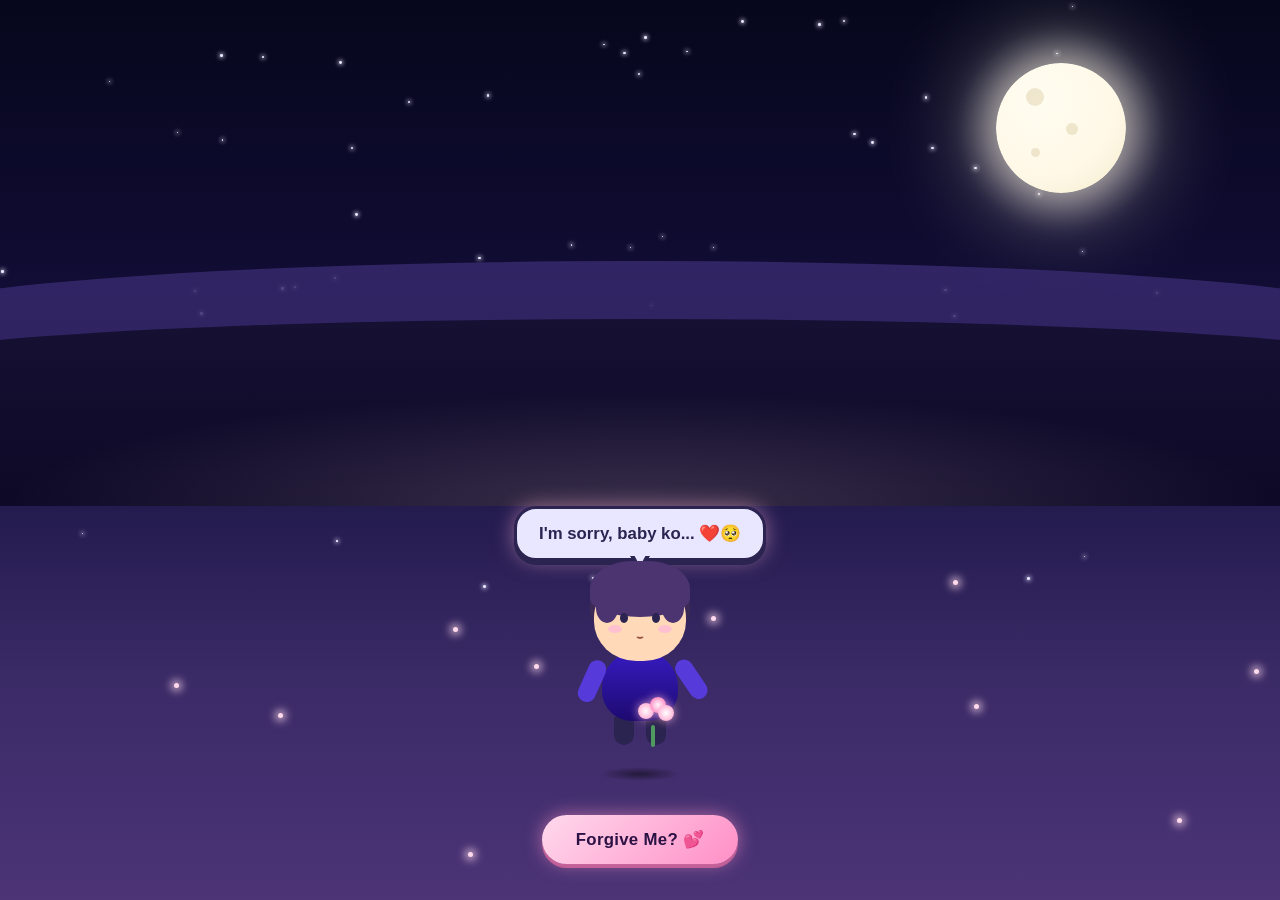
<file: chibi/index.html>
<!DOCTYPE html>
<html lang="en">
<head>
<meta charset="UTF-8">
<meta name="viewport" content="width=device-width, initial-scale=1.0">
<title>Moonlight Love</title>
<link rel="stylesheet" href="style.css">
</head>
<body>

  <!-- Night sky background -->
  <div class="sky">
    <div class="stars" id="stars"></div>

    <div class="moon">
      <div class="moon-glow"></div>
      <div class="moon-craters">
        <span class="crater c1"></span>
        <span class="crater c2"></span>
        <span class="crater c3"></span>
      </div>
    </div>

    <div class="clouds">
      <div class="cloud cloud1"></div>
      <div class="cloud cloud2"></div>
      <div class="cloud cloud3"></div>
    </div>

    <div class="fireflies" id="fireflies"></div>
    <div class="hearts-container" id="heartsContainer"></div>
  </div>

  <!-- Rolling hill / field -->
  <div class="field">
    <div class="hill hill-back"></div>
    <div class="hill hill-front"></div>
    <div class="grass-glow"></div>
  </div>

  <!-- Scene with chibi + speech bubble -->
  <div class="scene">

    <div class="speech-bubble" id="speechBubble">
      <p id="speechText">I'm sorry, baby ko... ❤️🥺</p>
      <div class="bubble-pointer"></div>
    </div>

    <div class="chibi-wrap" id="chibiWrap">
      <div class="sparkle-burst" id="sparkleBurst"></div>

      <div class="chibi">
        <!-- Hair back -->
        <div class="hair-back"></div>

        <!-- Head -->
        <div class="head">
          <div class="blush blush-left"></div>
          <div class="blush blush-right"></div>
          <div class="eye eye-left"></div>
          <div class="eye eye-right"></div>
          <div class="mouth"></div>
          <div class="hair-front"></div>
        </div>

        <!-- Body -->
        <div class="body">
          <div class="arm arm-left"></div>
          <div class="arm arm-right"></div>
        </div>

        <!-- Bouquet / glowing heart held -->
        <div class="bouquet">
          <div class="flower f1"></div>
          <div class="flower f2"></div>
          <div class="flower f3"></div>
          <div class="stem"></div>
        </div>

        <!-- Legs -->
        <div class="legs">
          <div class="leg leg-left"></div>
          <div class="leg leg-right"></div>
        </div>
      </div>

      <div class="chibi-shadow"></div>
    </div>

  </div>

  <!-- Interactive button -->
  <div class="action-area">
    <button id="forgiveBtn" class="forgive-btn">
      <span id="btnText">Forgive Me? 💕</span>
    </button>
  </div>

  <script src="script.js"></script>
</body>
</html>
</file>
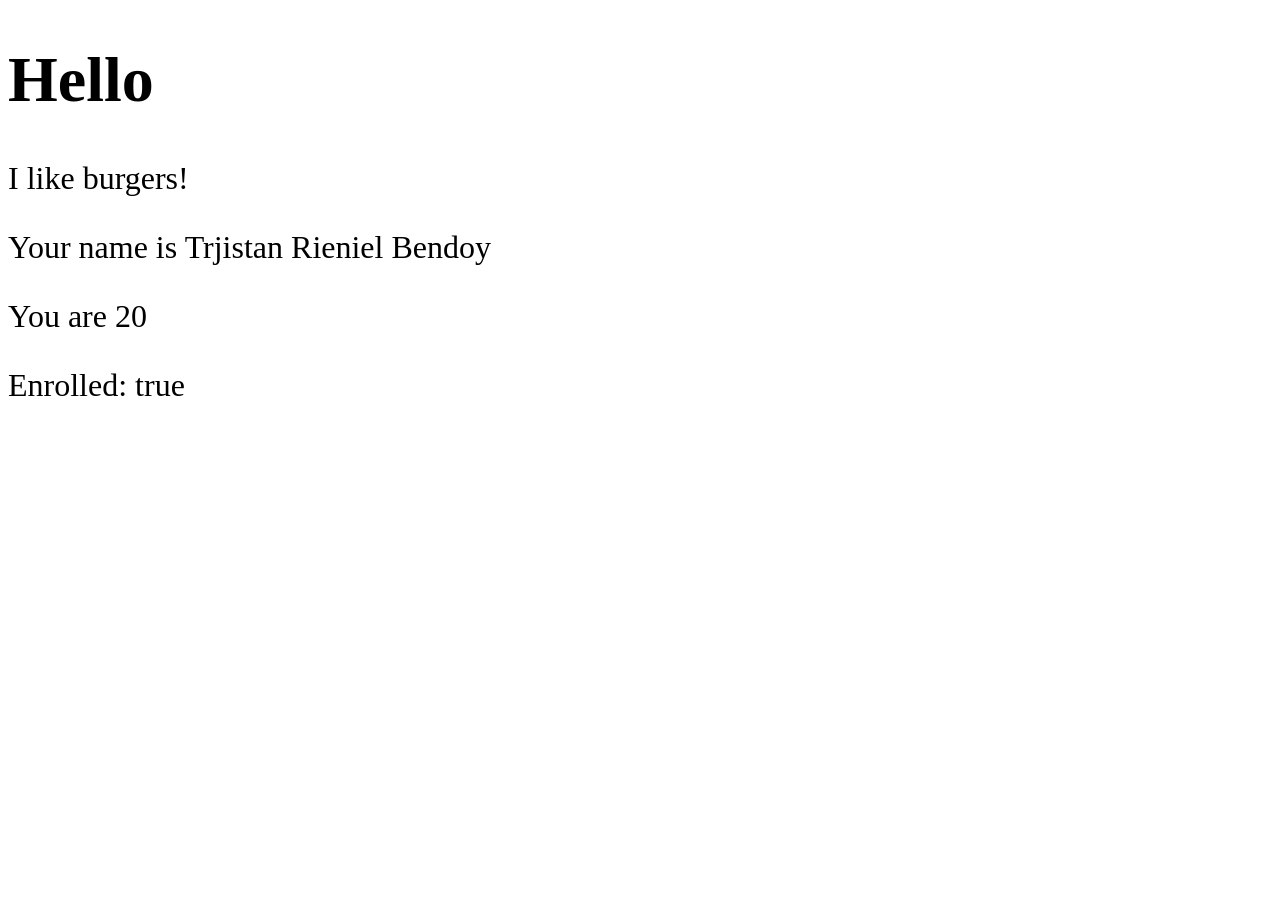
<file: JS-Beginner/index.html>
<!DOCTYPE html>
<html lang="en">
<head>
    <meta charset="UTF-8">
    <meta name="viewport" content="width=device-width, initial-scale=1.0">
    <title>My Website</title>
    <link rel="stylesheet" href="../JS-Beginner/style.css">
</head>
<body>
    <h1 id="myH1"></h1>
    <p id="myP"></p>

    <p id="p-1"></p>
    <p id="p-2"></p>
    <p id="p-3"></p>

    <script src="../JS-Beginner/index.js"></script>
    <script src="../JS-Beginner/operators.js"></script>
    <script src="../JS-Beginner/variables.js"></script>
</body>
</html>
</file>
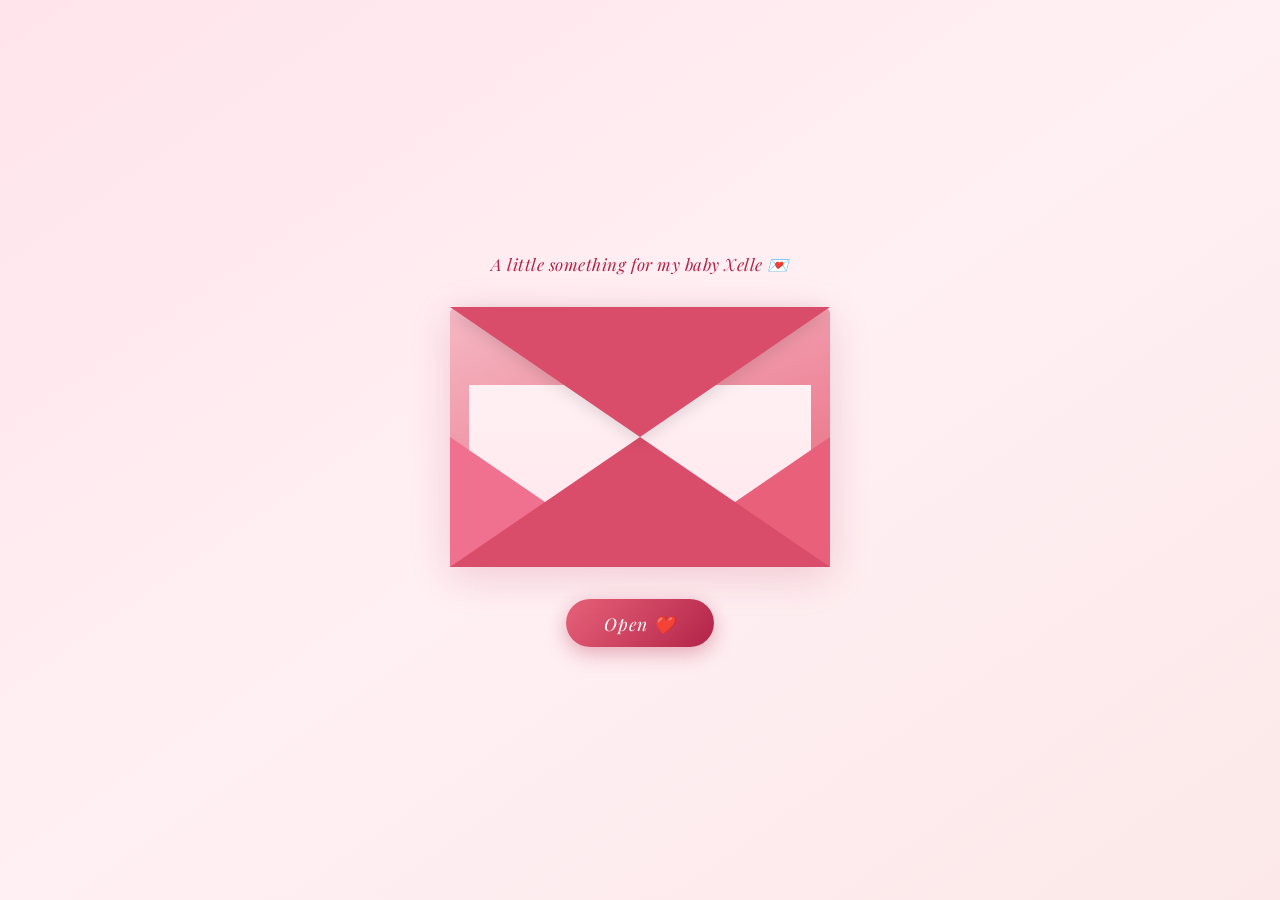
<file: Love-letter/index.html>
<!DOCTYPE html>
<html lang="en">
<head>
  <meta charset="UTF-8" />
  <meta name="viewport" content="width=device-width, initial-scale=1.0" />
  <title>Happy First Monthsary 💌</title>
  <link rel="stylesheet" href="style.css" />
  <link href="https://fonts.googleapis.com/css2?family=Playfair+Display:ital,wght@0,400;0,600;1,400&family=Lato:wght@300;400&display=swap" rel="stylesheet" />
</head>
<body>

  <!-- Floating hearts background -->
  <div class="hearts-container" id="heartsContainer"></div>

  <!-- ── STAGE 1: Envelope (shown on load) ── -->
  <section class="envelope-stage" id="envelopeStage">

    <p class="tagline">A little something for my baby Xelle 💌</p>

    <!-- Envelope -->
    <div class="envelope" id="envelope">
      <div class="envelope-back"></div>
      <div class="envelope-flap" id="envelopeFlap"></div>
      <div class="envelope-body">
        <div class="envelope-seal" id="envelopeSeal">❤️</div>
      </div>
      <div class="envelope-front-left"></div>
      <div class="envelope-front-right"></div>
      <div class="envelope-front-bottom"></div>
    </div>

    <button class="btn-open" id="btnOpen">Open ❤️</button>

  </section>

  <!-- ── STAGE 2: Letter modal (shown after open) ── -->
  <section class="letter-stage" id="letterStage" aria-hidden="true">

    <!-- Left polaroid -->
    <div class="photo-frame photo-left" id="photoLeft">
      <img src="images/photo1.jpg" alt="Our Photo" />
      <p class="photo-caption">Us ❤️</p>
    </div>

    <!-- Letter card -->
    <div class="letter-card" id="letterCard">

      <!-- Gold top bar -->
      <div class="letter-gold-bar"></div>

      <!-- Scrollable content -->
      <div class="letter-inner" id="letterInner">

        <div class="letter-header">
          <span class="letter-ornament">✦</span>
          <h1 class="letter-title">Happy First Monthsary</h1>
          <span class="letter-ornament">✦</span>
        </div>

        <div class="letter-body" id="letterBody">
          <p class="salutation">Dear Baby,</p>

          <p>
            Happy 1st monthsary, grabe baby isang buwan na agad yun? Alam mo sobrang saya ko nung dumating ka uli sa buhay ko
            I am so happy that we are together again. Pero baby di ko namalayan na isang buwan na yun HAHAHAHAHA parang kailan lang talaga.
          </p>

          <p>
            <!-- ✏️ Replace this paragraph with your own message. -->
            Sa isang buwan na yun marami tayo nagawa na bagay na kahit malayo tayo sa isa't-isa maraming salamat dahil pinaparamdam mo sa akin
            na mahal mo talaga ako at ako lang ang mahal mo. Pasensya ka na kung aning ako minsan sayo, kilala mo naman ako eh pero gusto ko na lang 
            din magsorry sa mga ginawa ko sayo na ikinagalit mo or ikinatampo mo pero kasi bab ang sarap kasi mang-asar, Kimi lang I love you.
          </p>

          <p>
            Baka magulat ka ulit dahil may pa letter si mayor as a matter of fact ngayon ko lang ginawa toh hahahah 9:04PM June 29, 2026, pauwi ka na sa bahay
            niyo at pagod na pagod ka na kasi sobrang traffic at nagasgasan pa sinasakyan niyong bus, Anyway salamat baby dahil binigyan mo ako uli ng chance sayo
            lagi mong tatandaan na mahal na mahal kita, ikaw lang baby ko, I love you very much Xelle lagi ka mag-iingat mwaaah.
          </p>

          <p>Here's to many more months and everything that comes after</p>

          <p class="closing">
            With all my love,<br />
            <em>Trjiscuit</em>
          </p>
        </div>

      </div><!-- /letter-inner -->

      <!-- ── Close button — always visible, never inside scroll ── -->
      <button class="btn-close" id="btnClose">✕ Close &amp; Reset</button>

    </div><!-- /letter-card -->

    <!-- Right polaroid -->
    <div class="photo-frame photo-right" id="photoRight">
      <img src="images/photo2.jpg" alt="Our Photo" />
      <p class="photo-caption">Always ❤️</p>
    </div>

  </section>

  <!-- Background music (uncomment src and the playMusic() call in script.js) -->
  <!--
  <audio id="bgMusic" loop>
    <source src="audio/background.mp3" type="audio/mpeg" />
  </audio>
  -->

  <script src="script.js"></script>
</body>
</html>
</file>
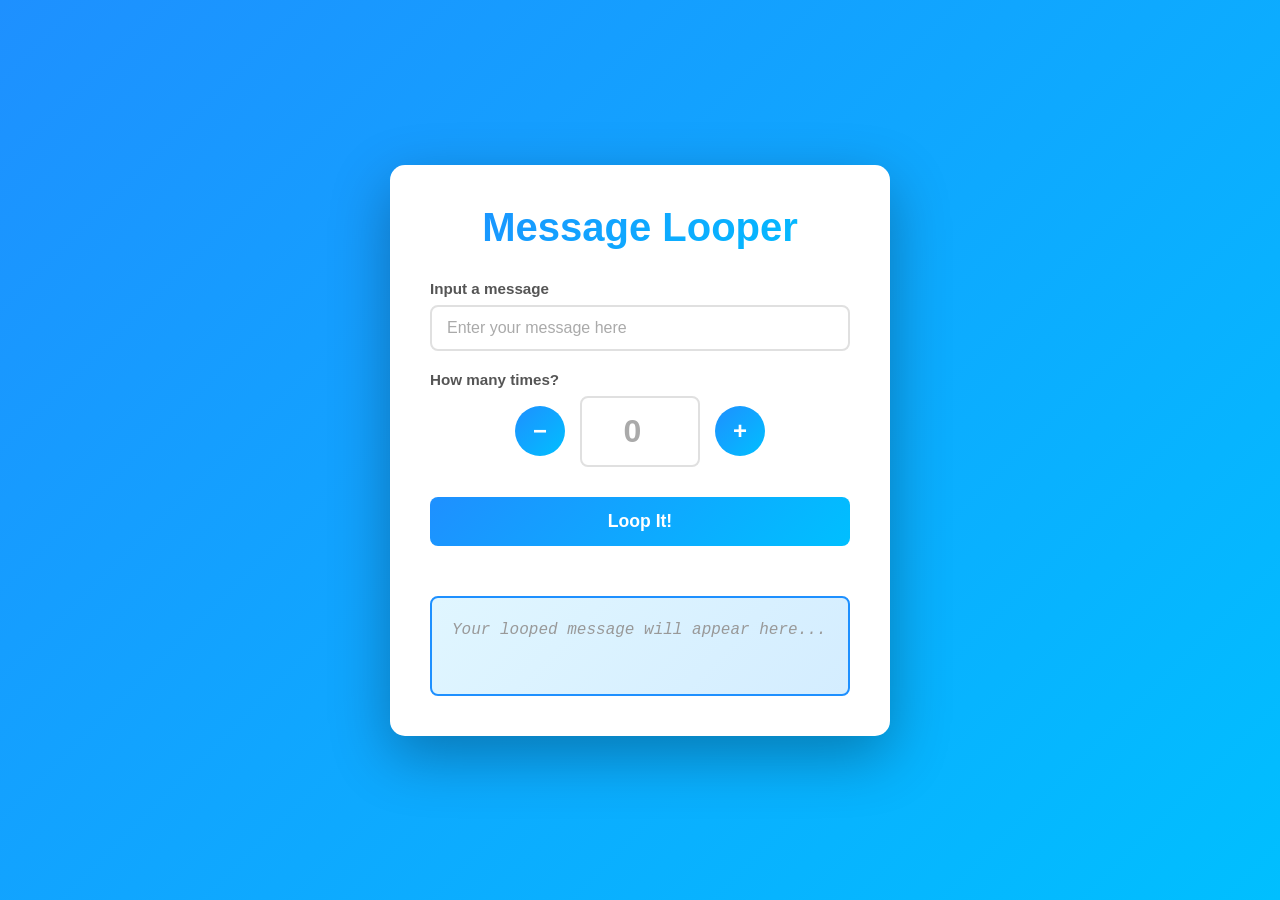
<file: message-looper/index.html>
<!DOCTYPE html>
<html lang="en">
<head>
    <meta charset="UTF-8">
    <meta name="viewport" content="width=device-width, initial-scale=1.0">
    <title>Message Looper</title>
    <link rel="stylesheet" href="style.css">
</head>
<body>
    <div class="container">
        <h1>Message Looper</h1>
        <label>Input a message</label>
        <input id="textInput" type="text" placeholder="Enter your message here">

        <label>How many times?</label>
        <div class="number-input-wrapper">
            <button class="decrement" id="decrementBtn">−</button>
            <input id="looper" type="number" placeholder="0" min="1" inputmode="numeric">
            <button class="increment" id="incrementBtn">+</button>
        </div>

        <button id="submitMsg" type="submit">Loop It!</button>
        <div id="output"></div>
        <button id="copyBtn" class="copy-btn hidden">📋 Copy to Clipboard</button>
    </div>
    <script src="script.js"></script>
</body>
</html>
</file>
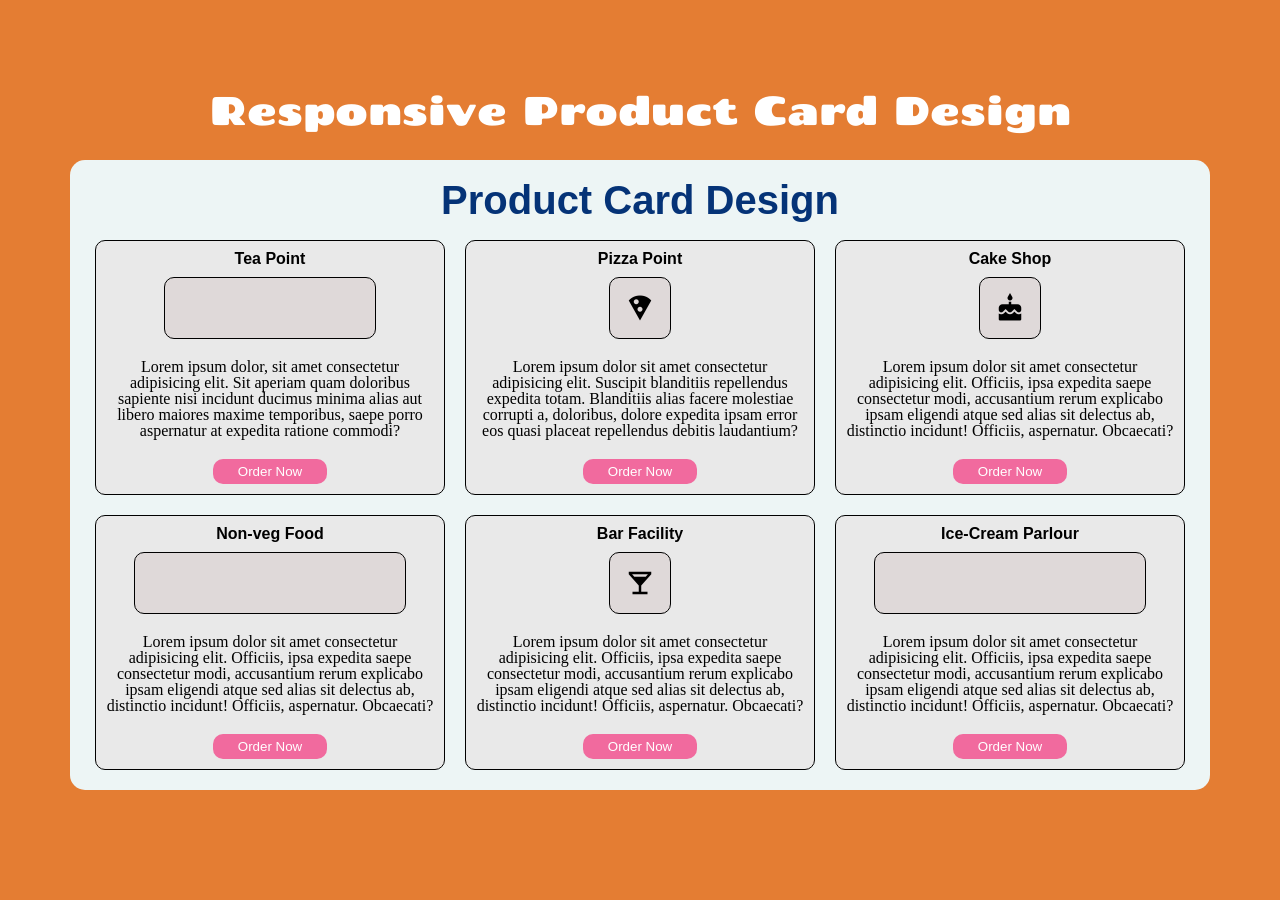
<file: Product-card/index.html>
<!DOCTYPE html>
<html lang="en">
<head>
    <meta charset="UTF-8">
    <meta name="viewport" content="width=device-width, initial-scale=1.0">
    <link rel="stylesheet" href="style.css">
    <link rel="stylesheet" href="reset.css">
    <link rel="stylesheet" href="https://fonts.googleapis.com/icon?family=Material+Icons">
    <title>Product Card</title>
</head>
<body>
    <div class="main">
        <h1 class="title">Responsive Product Card Design</h1>
        <div class="container">
            <h1 class="subtitle">Product Card Design</h1>
        <div class="first-row">
        <div class="card">
            <div class="card-content">
                <h1 class="content-subtitle">Tea Point</h1>
                <span><i class="material-icons">coffee</i></span>
                <p>Lorem ipsum dolor, sit amet consectetur adipisicing elit. Sit aperiam quam doloribus sapiente nisi incidunt ducimus minima alias aut libero maiores maxime temporibus, saepe porro aspernatur at expedita ratione commodi?</p>
                <button>Order Now</button>
            </div>
        </div>
        <div class="card">
            <div class="card-content">
                <h1 class="content-subtitle">Pizza Point</h1>
                 <span><i class="material-icons">local_pizza</i></span>
                <p>Lorem ipsum dolor sit amet consectetur adipisicing elit. Suscipit blanditiis repellendus expedita totam. Blanditiis alias facere molestiae corrupti a, doloribus, dolore expedita ipsam error eos quasi placeat repellendus debitis laudantium?</p>
                <button>Order Now</button>
            </div>
        </div>
        <div class="card">
            <div class="card-content">
                <h1 class="content-subtitle">Cake Shop</h1>
                 <span><i class="material-icons">cake</i></span>
                <p>Lorem ipsum dolor sit amet consectetur adipisicing elit. Officiis, ipsa expedita saepe consectetur modi, accusantium rerum explicabo ipsam eligendi atque sed alias sit delectus ab, distinctio incidunt! Officiis, aspernatur. Obcaecati?</p>
                <button>Order Now</button>
            </div>
        </div>
        </div>
        <div class="second-row">
             <div class="card">
            <div class="card-content">
                <h1 class="content-subtitle">Non-veg Food</h1>
                 <span><i class="material-icons">fastfood</i></span>
                <p>Lorem ipsum dolor sit amet consectetur adipisicing elit. Officiis, ipsa expedita saepe consectetur modi, accusantium rerum explicabo ipsam eligendi atque sed alias sit delectus ab, distinctio incidunt! Officiis, aspernatur. Obcaecati?</p>
                <button>Order Now</button>
            </div>
        </div>
        <div class="card">
            <div class="card-content">
                <h1 class="content-subtitle">Bar Facility</h1>
                 <span><i class="material-icons">local_bar</i></span>
                <p>Lorem ipsum dolor sit amet consectetur adipisicing elit. Officiis, ipsa expedita saepe consectetur modi, accusantium rerum explicabo ipsam eligendi atque sed alias sit delectus ab, distinctio incidunt! Officiis, aspernatur. Obcaecati?</p>
                <button>Order Now</button>
            </div>
        </div>
            <div class="card">
                <div class="card-content">
                    <h1 class="content-subtitle">Ice-Cream Parlour</h1>
                     <span><i class="material-icons">icecream</i></span>
                    <p>Lorem ipsum dolor sit amet consectetur adipisicing elit. Officiis, ipsa expedita saepe consectetur modi, accusantium rerum explicabo ipsam eligendi atque sed alias sit delectus ab, distinctio incidunt! Officiis, aspernatur. Obcaecati?</p>
                    <button>Order Now</button>
                </div>
            </div>
        </div>
       
    </div>
    </div>
</body>
</html>
</file>
<file: chibi/style.css>
/* =========================================================
   Moonlight Love — Stylesheet
   Palette: navy blue, deep purple, silver, soft pink
   ========================================================= */

:root {
  --navy-deep: #0b0c2a;
  --navy-mid: #1b1640;
  --purple: #4a3f8c;
  --purple-soft: #8b7bd8;
  --silver: #e9e6ff;
  --pink: #ffb6d9;
  --pink-soft: #ffd9ec;
  --pink-glow: #ff8fc7;
  --moon-color: #fff8e7;
  --grass-dark: #161033;
  --grass-light: #2b1f5e;
  --shadow: rgba(10, 8, 35, 0.6);
}

* {
  box-sizing: border-box;
}

html, body {
  margin: 0;
  padding: 0;
  width: 100%;
  height: 100%;
  overflow-x: hidden;
  font-family: 'Segoe UI', 'Trebuchet MS', sans-serif;
  background: var(--navy-deep);
}

body {
  position: relative;
  min-height: 100vh;
  display: flex;
  flex-direction: column;
  justify-content: flex-end;
}

/* =========================================================
   SKY
   ========================================================= */

.sky {
  position: fixed;
  inset: 0;
  background: linear-gradient(
    to bottom,
    #06071c 0%,
    #100c33 30%,
    #221a4d 55%,
    #3a2a66 75%,
    #4c3477 100%
  );
  overflow: hidden;
  z-index: 0;
}

/* Stars */
.stars {
  position: absolute;
  inset: 0;
}

.star {
  position: absolute;
  width: 2px;
  height: 2px;
  background: var(--silver);
  border-radius: 50%;
  box-shadow: 0 0 4px 1px rgba(233, 230, 255, 0.8);
  animation: twinkle ease-in-out infinite;
}

@keyframes twinkle {
  0%, 100% { opacity: 0.25; transform: scale(0.8); }
  50% { opacity: 1; transform: scale(1.3); }
}

/* Moon */
.moon {
  position: absolute;
  top: 7%;
  right: 12%;
  width: 130px;
  height: 130px;
  border-radius: 50%;
  background: radial-gradient(circle at 35% 30%, #fffef2, var(--moon-color) 60%, #f3e9c7 100%);
  box-shadow:
    0 0 40px 10px rgba(255, 248, 231, 0.55),
    0 0 90px 30px rgba(255, 248, 231, 0.3);
  z-index: 1;
}

.moon-glow {
  position: absolute;
  inset: -40px;
  border-radius: 50%;
  background: radial-gradient(circle, rgba(255, 248, 231, 0.25) 0%, rgba(255, 248, 231, 0) 70%);
  animation: moonPulse 4s ease-in-out infinite;
}

@keyframes moonPulse {
  0%, 100% { transform: scale(1); opacity: 0.7; }
  50% { transform: scale(1.15); opacity: 1; }
}

.moon-craters {
  position: absolute;
  inset: 0;
}

.crater {
  position: absolute;
  border-radius: 50%;
  background: rgba(220, 205, 165, 0.45);
}

.c1 { width: 18px; height: 18px; top: 25px; left: 30px; }
.c2 { width: 12px; height: 12px; top: 60px; left: 70px; }
.c3 { width: 9px;  height: 9px;  top: 85px; left: 35px; }

/* Clouds */
.clouds {
  position: absolute;
  inset: 0;
  pointer-events: none;
}

.cloud {
  position: absolute;
  background: rgba(233, 230, 255, 0.18);
  border-radius: 100px;
  filter: blur(1px);
}

.cloud::before,
.cloud::after {
  content: "";
  position: absolute;
  background: inherit;
  border-radius: 50%;
}

.cloud1 {
  width: 180px; height: 50px;
  top: 18%; left: -20%;
  animation: drift 55s linear infinite;
}
.cloud1::before { width: 90px; height: 70px; top: -35px; left: 20px; }
.cloud1::after { width: 70px; height: 55px; top: -25px; left: 90px; }

.cloud2 {
  width: 140px; height: 40px;
  top: 35%; left: -25%;
  animation: drift 75s linear infinite;
  animation-delay: -20s;
}
.cloud2::before { width: 70px; height: 50px; top: -25px; left: 15px; }
.cloud2::after { width: 55px; height: 40px; top: -18px; left: 70px; }

.cloud3 {
  width: 200px; height: 55px;
  top: 10%; left: -30%;
  animation: drift 90s linear infinite;
  animation-delay: -45s;
}
.cloud3::before { width: 100px; height: 75px; top: -38px; left: 25px; }
.cloud3::after { width: 80px; height: 60px; top: -28px; left: 110px; }

@keyframes drift {
  0% { transform: translateX(0); }
  100% { transform: translateX(160vw); }
}

/* Fireflies */
.fireflies {
  position: absolute;
  inset: 0;
}

.firefly {
  position: absolute;
  width: 5px;
  height: 5px;
  border-radius: 50%;
  background: var(--pink-soft);
  box-shadow: 0 0 8px 3px rgba(255, 217, 236, 0.8);
  animation: fireflyMove linear infinite, fireflyBlink 2.2s ease-in-out infinite;
}

@keyframes fireflyBlink {
  0%, 100% { opacity: 0.2; }
  50% { opacity: 1; }
}

/* Floating hearts */
.hearts-container {
  position: absolute;
  inset: 0;
  pointer-events: none;
}

.floating-heart {
  position: absolute;
  bottom: -5%;
  font-size: 18px;
  color: var(--pink-glow);
  text-shadow: 0 0 8px rgba(255, 143, 199, 0.9);
  animation: floatUp linear forwards;
  opacity: 0.9;
}

@keyframes floatUp {
  0% { transform: translateY(0) translateX(0) rotate(0deg); opacity: 0; }
  10% { opacity: 1; }
  100% { transform: translateY(-110vh) translateX(var(--drift, 20px)) rotate(20deg); opacity: 0; }
}

/* =========================================================
   FIELD / HILL
   ========================================================= */

.field {
  position: relative;
  z-index: 1;
  width: 100%;
  height: 32vh;
  margin-top: auto;
}

.hill {
  position: absolute;
  bottom: 0;
  left: -10%;
  width: 120%;
  height: 100%;
  border-radius: 50% 50% 0 0 / 25% 25% 0 0;
}

.hill-back {
  background: linear-gradient(to top, var(--grass-light), #382a6e);
  height: 85%;
  opacity: 0.85;
}

.hill-front {
  background: linear-gradient(to top, #0d0926, var(--grass-dark));
  height: 65%;
}

.grass-glow {
  position: absolute;
  bottom: 0;
  left: 0;
  width: 100%;
  height: 40%;
  background: radial-gradient(ellipse at 50% 100%, rgba(255, 217, 236, 0.18), transparent 70%);
  pointer-events: none;
}

/* =========================================================
   SCENE — chibi + speech bubble
   ========================================================= */

.scene {
  position: relative;
  z-index: 2;
  display: flex;
  flex-direction: column;
  align-items: center;
  justify-content: flex-end;
  padding-bottom: 2vh;
}

/* Speech bubble */
.speech-bubble {
  position: relative;
  background: var(--silver);
  color: #2b2350;
  padding: 14px 22px;
  border-radius: 22px;
  border: 3px solid #2b2350;
  font-size: 1.05rem;
  font-weight: 700;
  max-width: 260px;
  text-align: center;
  margin-bottom: 14px;
  box-shadow: 0 4px 0 #2b2350, 0 0 20px rgba(255, 182, 217, 0.5);
  opacity: 0;
  transform: scale(0.4) translateY(20px);
  animation: bubblePop 0.6s cubic-bezier(0.34, 1.56, 0.64, 1) 0.4s forwards;
}

.speech-bubble p {
  margin: 0;
  transition: opacity 0.3s ease;
}

@keyframes bubblePop {
  0% { opacity: 0; transform: scale(0.3) translateY(30px); }
  70% { opacity: 1; transform: scale(1.08) translateY(-4px); }
  100% { opacity: 1; transform: scale(1) translateY(0); }
}

.bubble-pointer {
  position: absolute;
  bottom: -14px;
  left: 50%;
  transform: translateX(-50%);
  width: 0;
  height: 0;
  border-left: 10px solid transparent;
  border-right: 10px solid transparent;
  border-top: 16px solid #2b2350;
}

.bubble-pointer::before {
  content: "";
  position: absolute;
  top: -19px;
  left: -7px;
  width: 0;
  height: 0;
  border-left: 7px solid transparent;
  border-right: 7px solid transparent;
  border-top: 13px solid var(--silver);
}

/* Chibi wrapper for bobbing + sway */
.chibi-wrap {
  position: relative;
  width: 140px;
  height: 200px;
  animation: bob 3s ease-in-out infinite;
}

@keyframes bob {
  0%, 100% { transform: translateY(0) rotate(0deg); }
  50% { transform: translateY(-8px) rotate(1deg); }
}

.chibi {
  position: relative;
  width: 100%;
  height: 100%;
  animation: sway 4s ease-in-out infinite;
  transform-origin: bottom center;
}

@keyframes sway {
  0%, 100% { transform: rotate(-1.2deg); }
  50% { transform: rotate(1.2deg); }
}

.chibi-shadow {
  position: absolute;
  bottom: -6px;
  left: 50%;
  transform: translateX(-50%);
  width: 80px;
  height: 14px;
  background: radial-gradient(ellipse, rgba(0,0,0,0.45), transparent 70%);
  border-radius: 50%;
  z-index: 0;
}

/* Head */
.head {
  position: absolute;
  top: 0;
  left: 50%;
  transform: translateX(-50%);
  width: 92px;
  height: 86px;
  background: #ffd9b8;
  border-radius: 50% 50% 46% 46%;
  z-index: 3;
}

.hair-back {
  position: absolute;
  top: -6px;
  left: 50%;
  transform: translateX(-50%);
  width: 100px;
  height: 70px;
  background: #3a2a55;
  border-radius: 50% 50% 40% 40%;
  z-index: 2;
}

.hair-front {
  position: absolute;
  top: -14px;
  left: -4px;
  width: 100px;
  height: 56px;
  background: #4b3470;
  border-radius: 50% 50% 60% 60% / 60% 60% 40% 40%;
  z-index: 4;
}

.hair-front::before,
.hair-front::after {
  content: "";
  position: absolute;
  bottom: -6px;
  width: 22px;
  height: 30px;
  background: inherit;
  border-radius: 0 0 50% 50%;
}
.hair-front::before { left: 6px; }
.hair-front::after { right: 6px; }

.eye {
  position: absolute;
  top: 38px;
  width: 8px;
  height: 10px;
  background: #2b2350;
  border-radius: 50%;
  z-index: 5;
  animation: blink 4.5s ease-in-out infinite;
}

.eye-left { left: 26px; }
.eye-right { right: 26px; }

@keyframes blink {
  0%, 90%, 100% { transform: scaleY(1); }
  95% { transform: scaleY(0.1); }
}

.blush {
  position: absolute;
  top: 50px;
  width: 14px;
  height: 8px;
  background: var(--pink);
  border-radius: 50%;
  opacity: 0.7;
  z-index: 5;
}
.blush-left { left: 14px; }
.blush-right { right: 14px; }

.mouth {
  position: absolute;
  top: 58px;
  left: 50%;
  transform: translateX(-50%);
  width: 10px;
  height: 6px;
  border-radius: 0 0 10px 10px;
  border-bottom: 2.5px solid #a05a4a;
  border-left: 2.5px solid transparent;
  border-right: 2.5px solid transparent;
  z-index: 5;
}

/* Body */
.body {
  position: absolute;
  top: 76px;
  left: 50%;
  transform: translateX(-50%);
  width: 76px;
  height: 70px;
  background: linear-gradient(to bottom, #371bc2, #1d0a70);
  border-radius: 36px 36px 30px 30px;
  z-index: 2;
}

.arm {
  position: absolute;
  top: 10px;
  width: 18px;
  height: 44px;
  background: #563bda;
  border-radius: 12px;
}

.arm-left {
  left: -10px;
  transform: rotate(24deg);
  transform-origin: top center;
}

.arm-right {
  right: -10px;
  transform: rotate(-34deg);
  transform-origin: top center;
}

/* Bouquet held by the chibi */
.bouquet {
  position: absolute;
  top: 122px;
  left: 50%;
  transform: translateX(-6px);
  width: 40px;
  height: 50px;
  z-index: 4;
}

.stem {
  position: absolute;
  bottom: 0;
  left: 17px;
  width: 4px;
  height: 22px;
  background: #4f9a5e;
  border-radius: 2px;
}

.flower {
  position: absolute;
  width: 16px;
  height: 16px;
  border-radius: 50%;
  background: radial-gradient(circle, #fff 0%, var(--pink) 70%);
  box-shadow: 0 0 10px rgba(255, 182, 217, 0.8);
}

.f1 { top: 6px; left: 4px; animation: glowPulse 2.4s ease-in-out infinite; }
.f2 { top: 0px; left: 16px; background: radial-gradient(circle, #fff 0%, var(--pink-glow) 70%); animation: glowPulse 2.4s ease-in-out infinite 0.4s; }
.f3 { top: 8px; left: 24px; animation: glowPulse 2.4s ease-in-out infinite 0.8s; }

@keyframes glowPulse {
  0%, 100% { box-shadow: 0 0 6px rgba(255, 182, 217, 0.6); transform: scale(1); }
  50% { box-shadow: 0 0 16px rgba(255, 182, 217, 1); transform: scale(1.1); }
}

/* Legs */
.legs {
  position: absolute;
  top: 140px;
  left: 50%;
  transform: translateX(-50%);
  width: 60px;
  height: 30px;
}

.leg {
  position: absolute;
  bottom: 0;
  width: 20px;
  height: 28px;
  background: #2b2350;
  border-radius: 0 0 10px 10px;
}
.leg-left { left: 4px; }
.leg-right { right: 4px; }

/* Sparkle burst (on forgive click) */
.sparkle-burst {
  position: absolute;
  inset: -30px;
  pointer-events: none;
  z-index: 6;
}

.sparkle {
  position: absolute;
  width: 8px;
  height: 8px;
  background: var(--pink-soft);
  border-radius: 50%;
  box-shadow: 0 0 10px 3px rgba(255, 217, 236, 0.9);
  opacity: 0;
  animation: sparklePop 1s ease-out forwards;
}

@keyframes sparklePop {
  0% { opacity: 0; transform: scale(0) translate(0, 0); }
  30% { opacity: 1; }
  100% { opacity: 0; transform: scale(1) translate(var(--sx), var(--sy)); }
}

/* =========================================================
   BUTTON
   ========================================================= */

.action-area {
  position: relative;
  z-index: 3;
  display: flex;
  justify-content: center;
  padding: 22px 0 36px;
}

.forgive-btn {
  position: relative;
  padding: 14px 34px;
  font-size: 1.05rem;
  font-weight: 700;
  letter-spacing: 0.3px;
  color: #2b1144;
  background: linear-gradient(135deg, var(--pink-soft), var(--pink-glow));
  border: none;
  border-radius: 40px;
  cursor: pointer;
  box-shadow: 0 0 18px rgba(255, 143, 199, 0.6), 0 4px 0 #b1538a;
  transition: transform 0.18s ease, box-shadow 0.3s ease, background 0.4s ease;
}

.forgive-btn:hover {
  transform: translateY(-3px);
  box-shadow: 0 0 28px rgba(255, 143, 199, 0.85), 0 6px 0 #b1538a;
}

.forgive-btn:active {
  transform: translateY(0px);
  box-shadow: 0 0 18px rgba(255, 143, 199, 0.6), 0 2px 0 #b1538a;
}

.forgive-btn.thanked {
  background: linear-gradient(135deg, #ffe1f1, var(--pink));
  box-shadow: 0 0 30px rgba(255, 182, 217, 1), 0 4px 0 #b1538a;
  animation: thankPulse 1.4s ease-in-out infinite;
}

@keyframes thankPulse {
  0%, 100% { transform: scale(1); }
  50% { transform: scale(1.05); }
}

/* Moon brighter state triggered via JS class on body */
body.forgiven .moon {
  box-shadow:
    0 0 70px 20px rgba(255, 248, 231, 0.85),
    0 0 140px 50px rgba(255, 248, 231, 0.45);
}

/* =========================================================
   RESPONSIVE
   ========================================================= */

@media (max-width: 600px) {
  .moon {
    width: 90px;
    height: 90px;
    top: 5%;
    right: 8%;
  }

  .chibi-wrap {
    width: 110px;
    height: 160px;
    transform: scale(0.9);
  }

  .speech-bubble {
    max-width: 200px;
    font-size: 0.92rem;
    padding: 10px 16px;
  }

  .forgive-btn {
    padding: 12px 26px;
    font-size: 0.95rem;
  }

  .field {
    height: 26vh;
  }
}

@media (prefers-reduced-motion: reduce) {
  *, *::before, *::after {
    animation-duration: 0.001ms !important;
    animation-iteration-count: 1 !important;
    transition-duration: 0.001ms !important;
  }
}
</file>
<file: JS-Beginner/style.css>
body {
    font-family: Verdana;
    font-size: 2em;
}
</file>
<file: Love-letter/style.css>
/* ============================================================
   FIRST MONTHSARY LOVE LETTER — style.css
   Two-stage layout:
     Stage 1 → .envelope-stage  (envelope + open button)
     Stage 2 → .letter-stage    (photos + scrollable letter + close button)
   ============================================================ */

/* ---------- Tokens ---------- */
:root {
  --blush:        #f9d0d8;
  --rose:         #e8637a;
  --crimson:      #b22348;
  --cream:        #fff8f4;
  --gold:         #c8993a;
  --shadow:       rgba(178, 35, 72, 0.18);
  --font-display: 'Playfair Display', Georgia, serif;
  --font-body:    'Lato', Arial, sans-serif;
  --ease:         cubic-bezier(0.45, 0, 0.15, 1);
}

/* ---------- Reset ---------- */
*, *::before, *::after { box-sizing: border-box; margin: 0; padding: 0; }

@media (prefers-reduced-motion: reduce) {
  *, *::before, *::after {
    animation-duration: 0.01ms !important;
    transition-duration: 0.01ms !important;
  }
}

/* ---------- Body ---------- */
html, body {
  height: 100%;
  min-height: 100vh;
}

body {
  font-family: var(--font-body);
  background: linear-gradient(145deg, #ffe4ec 0%, #fff0f4 50%, #fce8e8 100%);
  display: flex;
  align-items: center;
  justify-content: center;
  overflow-x: hidden;
  padding: 1.5rem 1rem;
}

/* ---------- Floating Hearts ---------- */
.hearts-container {
  position: fixed;
  inset: 0;
  pointer-events: none;
  z-index: 0;
  overflow: hidden;
}

.floating-heart {
  position: absolute;
  bottom: -60px;
  opacity: 0;
  animation: floatUp linear infinite;
  user-select: none;
}

@keyframes floatUp {
  0%   { transform: translateY(0) rotate(0deg);   opacity: 0.7; }
  80%  { opacity: 0.4; }
  100% { transform: translateY(-110vh) rotate(30deg); opacity: 0; }
}

/* ============================================================
   STAGE 1 — ENVELOPE
   ============================================================ */
.envelope-stage {
  position: relative;
  z-index: 1;
  display: flex;
  flex-direction: column;
  align-items: center;
  gap: 2rem;
  /* fade out when letter opens */
  transition: opacity 0.5s ease, transform 0.5s ease;
}

.envelope-stage.hidden {
  opacity: 0;
  pointer-events: none;
  transform: scale(0.95);
  position: absolute; /* take out of flow so stage 2 can fill space */
}

.tagline {
  font-family: var(--font-display);
  font-style: italic;
  font-size: 1.05rem;
  color: var(--crimson);
  letter-spacing: 0.03em;
}

/* ---------- Envelope ---------- */
.envelope {
  position: relative;
  width: 380px;
  height: 260px;
  cursor: pointer;
  transition: transform 0.4s var(--ease);
}

.envelope:hover:not(.is-open) {
  transform: translateY(-6px) scale(1.02);
}

/* Back plate */
.envelope-back {
  position: absolute;
  inset: 0;
  background: linear-gradient(160deg, #f5b8c4 0%, #e8637a 100%);
  border-radius: 6px;
  box-shadow:
    0 10px 40px var(--shadow),
    inset 0 1px 0 rgba(255,255,255,0.3);
}

/* Top flap */
.envelope-flap {
  position: absolute;
  top: 0; left: 0;
  width: 0; height: 0;
  border-left:  190px solid transparent;
  border-right: 190px solid transparent;
  border-top:   130px solid #d94d6a;
  transform-origin: top center;
  transition: transform 0.7s var(--ease);
  z-index: 3;
  filter: drop-shadow(0 4px 8px rgba(0,0,0,0.12));
}

.envelope.is-open .envelope-flap {
  transform: rotateX(-180deg);
}

/* Inner body */
.envelope-body {
  position: absolute;
  inset: 30% 5% 5%;
  background: linear-gradient(180deg, #fff0f4 0%, #ffe6ec 100%);
  border-radius: 0 0 6px 6px;
  display: flex;
  align-items: center;
  justify-content: center;
  z-index: 1;
}

.envelope-seal {
  font-size: 2.2rem;
  filter: drop-shadow(0 2px 4px rgba(0,0,0,0.15));
  transition: opacity 0.3s, transform 0.3s;
}

.envelope.is-open .envelope-seal {
  opacity: 0;
  transform: scale(0.6);
}

/* Side & bottom triangles */
.envelope-front-left {
  position: absolute;
  left: 0; bottom: 0;
  width: 0; height: 0;
  border-bottom: 130px solid #f07090;
  border-right:  190px solid transparent;
  z-index: 2;
}

.envelope-front-right {
  position: absolute;
  right: 0; bottom: 0;
  width: 0; height: 0;
  border-bottom: 130px solid #e8607a;
  border-left:   190px solid transparent;
  z-index: 2;
}

.envelope-front-bottom {
  position: absolute;
  bottom: 0; left: 0; right: 0;
  width: 0; height: 0;
  border-left:   190px solid transparent;
  border-right:  190px solid transparent;
  border-bottom: 130px solid #d94d6a;
  z-index: 2;
}

/* ---------- Open Button ---------- */
.btn-open {
  background: linear-gradient(135deg, var(--rose) 0%, var(--crimson) 100%);
  color: #fff;
  border: none;
  font-family: var(--font-display);
  font-style: italic;
  font-size: 1.1rem;
  padding: 0.8rem 2.4rem;
  border-radius: 30px;
  cursor: pointer;
  box-shadow: 0 6px 20px rgba(178,35,72,0.35);
  transition: transform 0.25s, box-shadow 0.25s;
  letter-spacing: 0.04em;
}

.btn-open:hover {
  transform: translateY(-3px) scale(1.04);
  box-shadow: 0 10px 28px rgba(178,35,72,0.45);
}

.btn-open:active { transform: scale(0.97); }

/* ============================================================
   STAGE 2 — LETTER
   ============================================================ */
.letter-stage {
  position: relative;
  z-index: 1;
  display: none;           /* hidden until JS switches stage */
  align-items: flex-start;
  justify-content: center;
  gap: 2rem;
  width: 100%;
  max-width: 1000px;
  padding-top: 1rem;
  /* entrance animation */
  opacity: 0;
  transform: translateY(30px);
  transition: opacity 0.6s ease, transform 0.6s var(--ease);
}

.letter-stage.visible {
  display: flex;
  opacity: 0;             /* JS adds .show a frame later to trigger transition */
  transform: translateY(30px);
}

.letter-stage.show {
  opacity: 1;
  transform: translateY(0);
}

/* ---------- Letter Card ---------- */
.letter-card {
  flex: 0 0 360px;
  width: 360px;
  max-height: 80vh;
  display: flex;
  flex-direction: column;
  background-image:
    repeating-linear-gradient(
      0deg,
      transparent,
      transparent 27px,
      rgba(200,153,58,0.07) 28px
    ),
    linear-gradient(160deg, #fff8f4 0%, #fff0f0 100%);
  background-color: var(--cream);
  border-radius: 10px;
  box-shadow:
    0 8px 48px var(--shadow),
    inset 0 0 0 1px rgba(200,153,58,0.2);
  overflow: hidden;           /* keeps border-radius on children */
}

/* Gold top accent */
.letter-gold-bar {
  flex-shrink: 0;
  height: 4px;
  background: linear-gradient(90deg, transparent, var(--gold), transparent);
}

/* Scrollable body */
.letter-inner {
  flex: 1;
  overflow-y: auto;
  padding: 1.6rem 1.8rem 1rem;
  scrollbar-width: thin;
  scrollbar-color: var(--rose) transparent;
}

.letter-inner::-webkit-scrollbar       { width: 5px; }
.letter-inner::-webkit-scrollbar-track { background: transparent; }
.letter-inner::-webkit-scrollbar-thumb { background: var(--rose); border-radius: 10px; }

/* Letter header */
.letter-header {
  display: flex;
  align-items: center;
  justify-content: center;
  gap: 0.7rem;
  margin-bottom: 1.2rem;
}

.letter-title {
  font-family: var(--font-display);
  font-size: 1.2rem;
  font-style: italic;
  color: var(--crimson);
  text-align: center;
  line-height: 1.3;
}

.letter-ornament { color: var(--gold); font-size: 0.85rem; }

/* Letter body text */
.letter-body {
  font-family: var(--font-display);
  font-size: 0.93rem;
  line-height: 1.85;
  color: #4a2030;
}

.letter-body p { margin-bottom: 1rem; }

.salutation {
  font-style: italic;
  font-weight: 600;
  color: var(--crimson);
}

.closing {
  margin-top: 1.4rem;
  font-style: italic;
  text-align: right;
  color: var(--crimson);
}

/* Typewriter cursor */
.letter-body.typing::after {
  content: '|';
  animation: blink 0.7s step-end infinite;
  color: var(--rose);
}

@keyframes blink {
  0%, 100% { opacity: 1; }
  50%       { opacity: 0; }
}

/* ── Close Button — always pinned at card bottom, never inside scroll ── */
.btn-close {
  flex-shrink: 0;
  display: block;
  width: 100%;
  padding: 0.9rem 1rem;
  background: linear-gradient(135deg, #fff0f4 0%, #ffe4ec 100%);
  border: none;
  border-top: 1.5px solid rgba(200,153,58,0.3);
  color: var(--crimson);
  font-family: var(--font-display);
  font-style: italic;
  font-size: 0.95rem;
  letter-spacing: 0.03em;
  cursor: pointer;
  transition: background 0.25s, color 0.25s;
}

.btn-close:hover {
  background: var(--crimson);
  color: #fff;
}

/* ---------- Polaroid Frames ---------- */
.photo-frame {
  flex-shrink: 0;
  width: 160px;
  background: #fff;
  padding: 10px 10px 38px;
  border-radius: 2px;
  box-shadow: 0 8px 28px rgba(0,0,0,0.18);
  opacity: 0;
  transition: opacity 0.7s ease 0.3s, transform 0.7s var(--ease) 0.3s;
  margin-top: 2rem; /* align nicely with letter top */
}

.photo-frame.visible { opacity: 1; }

.photo-left  { transform: rotate(-4deg); }
.photo-right { transform: rotate(4deg);  }
.photo-left.visible  { transform: rotate(-4deg); }
.photo-right.visible { transform: rotate(4deg);  }

.photo-frame img {
  display: block;
  width: 100%;
  aspect-ratio: 1;
  object-fit: cover;
  border-radius: 2px;
  box-shadow: 0 2px 10px rgba(0,0,0,0.12);
}

.photo-caption {
  font-family: var(--font-display);
  font-style: italic;
  font-size: 0.8rem;
  color: var(--crimson);
  text-align: center;
  margin-top: 8px;
}

/* ============================================================
   RESPONSIVE
   ============================================================ */
@media (max-width: 760px) {
  .envelope { width: 320px; height: 220px; }

  .envelope-flap {
    border-left-width:  160px;
    border-right-width: 160px;
    border-top-width:   110px;
  }
  .envelope-front-left  { border-right-width: 160px; border-bottom-width: 110px; }
  .envelope-front-right { border-left-width:  160px; border-bottom-width: 110px; }
  .envelope-front-bottom {
    border-left-width:  160px;
    border-right-width: 160px;
    border-bottom-width: 110px;
  }

  /* Stack vertically on mobile */
  .letter-stage {
    flex-direction: column;
    align-items: center;
    gap: 1.5rem;
    padding-top: 0.5rem;
  }

  .letter-card {
    flex: none;
    width: 100%;
    max-width: 360px;
    max-height: 70vh;
  }

  /* Photos side by side below letter */
  .photo-frame {
    width: 130px;
    margin-top: 0;
  }

  .photo-left, .photo-right {
    order: 2; /* move photos below letter card */
  }

  .letter-card { order: 1; }

  /* row of photos */
  .letter-stage { flex-wrap: wrap; }
  .photo-frame  { flex: 0 0 130px; }
}

@media (max-width: 400px) {
  .envelope { width: 290px; height: 200px; }
  .envelope-flap {
    border-left-width: 145px; border-right-width: 145px; border-top-width: 100px;
  }
  .envelope-front-left  { border-right-width: 145px; border-bottom-width: 100px; }
  .envelope-front-right { border-left-width:  145px; border-bottom-width: 100px; }
  .envelope-front-bottom {
    border-left-width: 145px; border-right-width: 145px; border-bottom-width: 100px;
  }
}
</file>
<file: message-looper/style.css>
* {
    margin: 0;
    padding: 0;
    box-sizing: border-box;
}

body {
    font-family: 'Segoe UI', Tahoma, Geneva, Verdana, sans-serif;
    background: linear-gradient(135deg, #1e90ff 0%, #00bfff 100%);
    min-height: 100vh;
    display: flex;
    justify-content: center;
    align-items: center;
    padding: 20px;
}

.container {
    background: white;
    padding: 40px;
    border-radius: 15px;
    box-shadow: 0 20px 60px rgba(0, 0, 0, 0.3);
    max-width: 500px;
    width: 100%;
}

h1 {
    color: #333;
    margin-bottom: 30px;
    text-align: center;
    font-size: 2.5em;
    background: linear-gradient(135deg, #1e90ff 0%, #00bfff 100%);
    -webkit-background-clip: text;
    -webkit-text-fill-color: transparent;
    background-clip: text;
}

label {
    display: block;
    margin-bottom: 8px;
    color: #555;
    font-weight: 600;
    font-size: 0.95em;
}

input {
    width: 100%;
    padding: 12px 15px;
    margin-bottom: 20px;
    border: 2px solid #e0e0e0;
    border-radius: 8px;
    font-size: 1em;
    transition: all 0.3s ease;
    font-family: 'Segoe UI', Tahoma, Geneva, Verdana, sans-serif;
}

#textInput {
    width: 100%;
}

.number-input-wrapper {
    display: flex;
    align-items: center;
    justify-content: center;
    gap: 15px;
    margin-bottom: 30px;
}

.number-input-wrapper button {
    width: 50px;
    height: 50px;
    padding: 0;
    font-size: 1.5em;
    border-radius: 50%;
    display: flex;
    align-items: center;
    justify-content: center;
    margin-bottom: 0;
}

#looper {
    width: 120px;
    text-align: center;
    font-size: 2em;
    font-weight: bold;
    padding: 15px;
    margin-bottom: 0;
}

input:focus {
    outline: none;
    border-color: #1e90ff;
    box-shadow: 0 0 0 3px rgba(30, 144, 255, 0.1);
}

input::placeholder {
    color: #aaa;
}

button {
    width: 100%;
    padding: 14px;
    background: linear-gradient(135deg, #1e90ff 0%, #00bfff 100%);
    color: white;
    border: none;
    border-radius: 8px;
    font-size: 1.1em;
    font-weight: 600;
    cursor: pointer;
    transition: all 0.3s ease;
    margin-bottom: 30px;
}

button:hover {
    transform: translateY(-2px);
    box-shadow: 0 10px 25px rgba(30, 144, 255, 0.4);
}

button:active {
    transform: translateY(0);
}

.copy-btn {
    margin-bottom: 0;
    margin-top: 15px;
    background: linear-gradient(135deg, #1e90ff 0%, #00bfff 100%);
}

.copy-btn:hover {
    box-shadow: 0 10px 25px rgba(30, 144, 255, 0.4);
}

.copy-btn.hidden {
    display: none;
}

#output {
    margin-top: 20px;
    padding: 20px;
    border: 2px solid #1e90ff;
    border-radius: 8px;
    white-space: pre-wrap;
    word-wrap: break-word;
    min-height: 100px;
    background: linear-gradient(135deg, #e0f6ff 0%, #d4edff 100%);
    color: #333;
    font-family: 'Courier New', monospace;
    line-height: 1.6;
    max-height: 300px;
    overflow-y: auto;
}

#output:empty::before {
    content: 'Your looped message will appear here...';
    color: #999;
    font-style: italic;
}
</file>
<file: Product-card/style.css>
@import url("https://fonts.googleapis.com/css2?family=Chango&family=Old+Standard+TT:ital,wght@0,400;0,700;1,400&display=swap");

body {
    display: flex;
    flex-direction: column;
    justify-content: center;
    align-items: center;
    height: 100vh;
    background-color: rgb(228, 125, 51);
    margin: 0;
}

/* Main Container  */
.main {
    display: flex;
    flex-direction: column;
    align-items: center;
    margin-bottom: 20px;
}

/* Utilities  */

.title {
    font-family: 'Chango', sans-serif, Arial;
    font-weight: 400;
    font-size: 40px;
    color: white;
    margin-bottom: 30px;
}

.subtitle {
    display: flex;
    font-family: 'Old Standard TT', sans-serif, Arial;
    font-weight: 400;
    font-weight: bold;
    font-size: 40px;
    color: rgb(5, 51, 119);
}

.content-subtitle {
    font-family: 'Old Standard TT', sans-serif, Arial;
    font-weight: bold;
    color: black;
    margin-bottom: 10px;
}

.material-icons {
    font-size: 30px !important;
    padding: 15px;
    background-color: #dfd9d9;
    border-radius: 10px;
    margin-bottom: 20px;
    border: black solid 1px;
}

button {
    background-color: rgb(241, 106, 158);
    border: none;
    border-radius: 10px;
    padding: 5px 25px;
    color: white;
}

/* Container  */

.container {
    display: flex;
    flex-direction: column;
    align-items: center;
    background-color: rgb(237, 245, 245);
    padding: 20px 25px 20px 25px;
    gap: 20px;
    border-radius: 15px;
}

/* Card  */

.card {
    display: flex;
    justify-content: center;
    text-align: center;
    max-width: 350px;
    border: black solid 1px;
    border-style: none;
}

.card-content {
    display: flex;
    flex-direction: column;
    justify-content: center;
    align-items: center;
    padding: 10px;
    background-color: rgb(233, 233, 233);
    border-radius: 10px;
    box-shadow: black 2px ;
    border: black solid 1px;
}

.first-row, .second-row {
    display: flex;
    justify-content: center;
    gap: 20px;
}

.card-content p {
    margin-bottom: 20px;
}

/* Hover */

button:hover {
    background-color: rgb(128, 14, 143);
    font-weight: bold;
    transition: background ease 1.2;
}

.card-content:hover {
    background: linear-gradient(#e2c51e, #8a2be2, #ffffff);
    transition: background ease 1.2;
}
</file>
